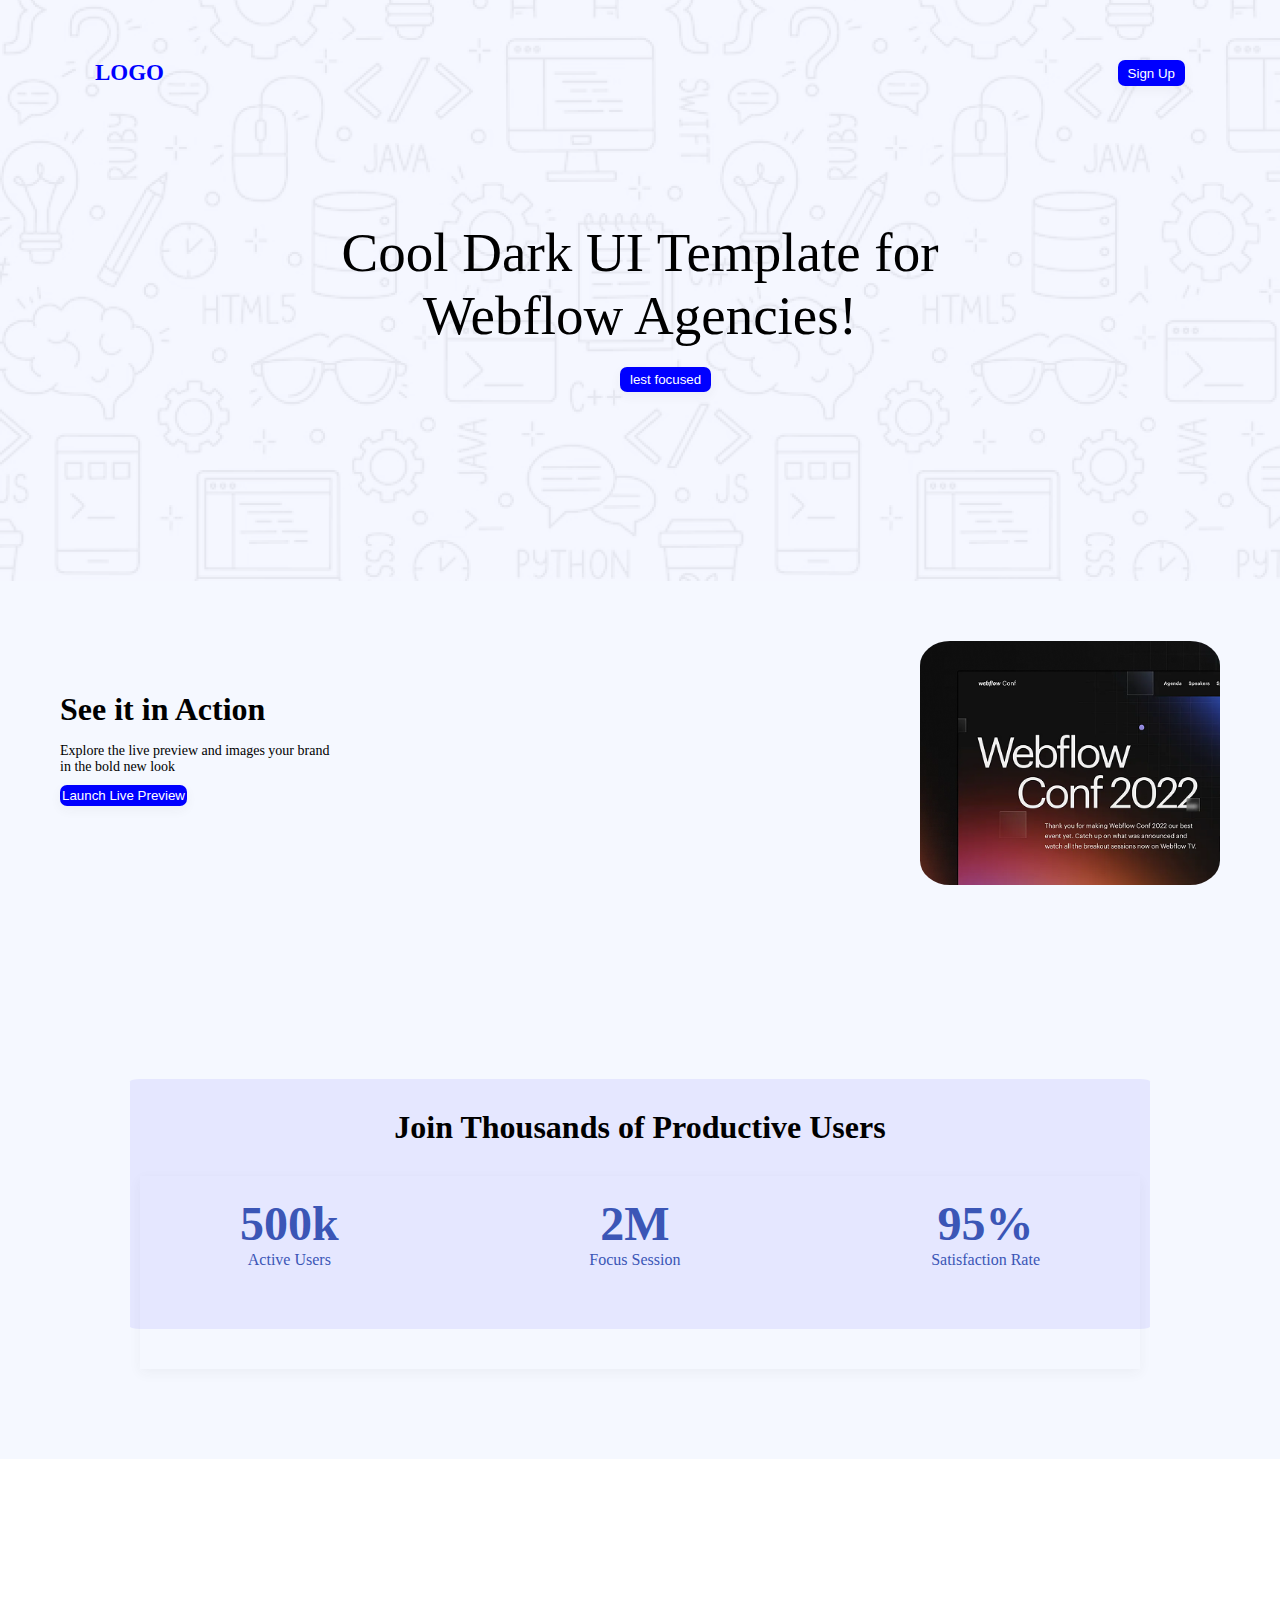
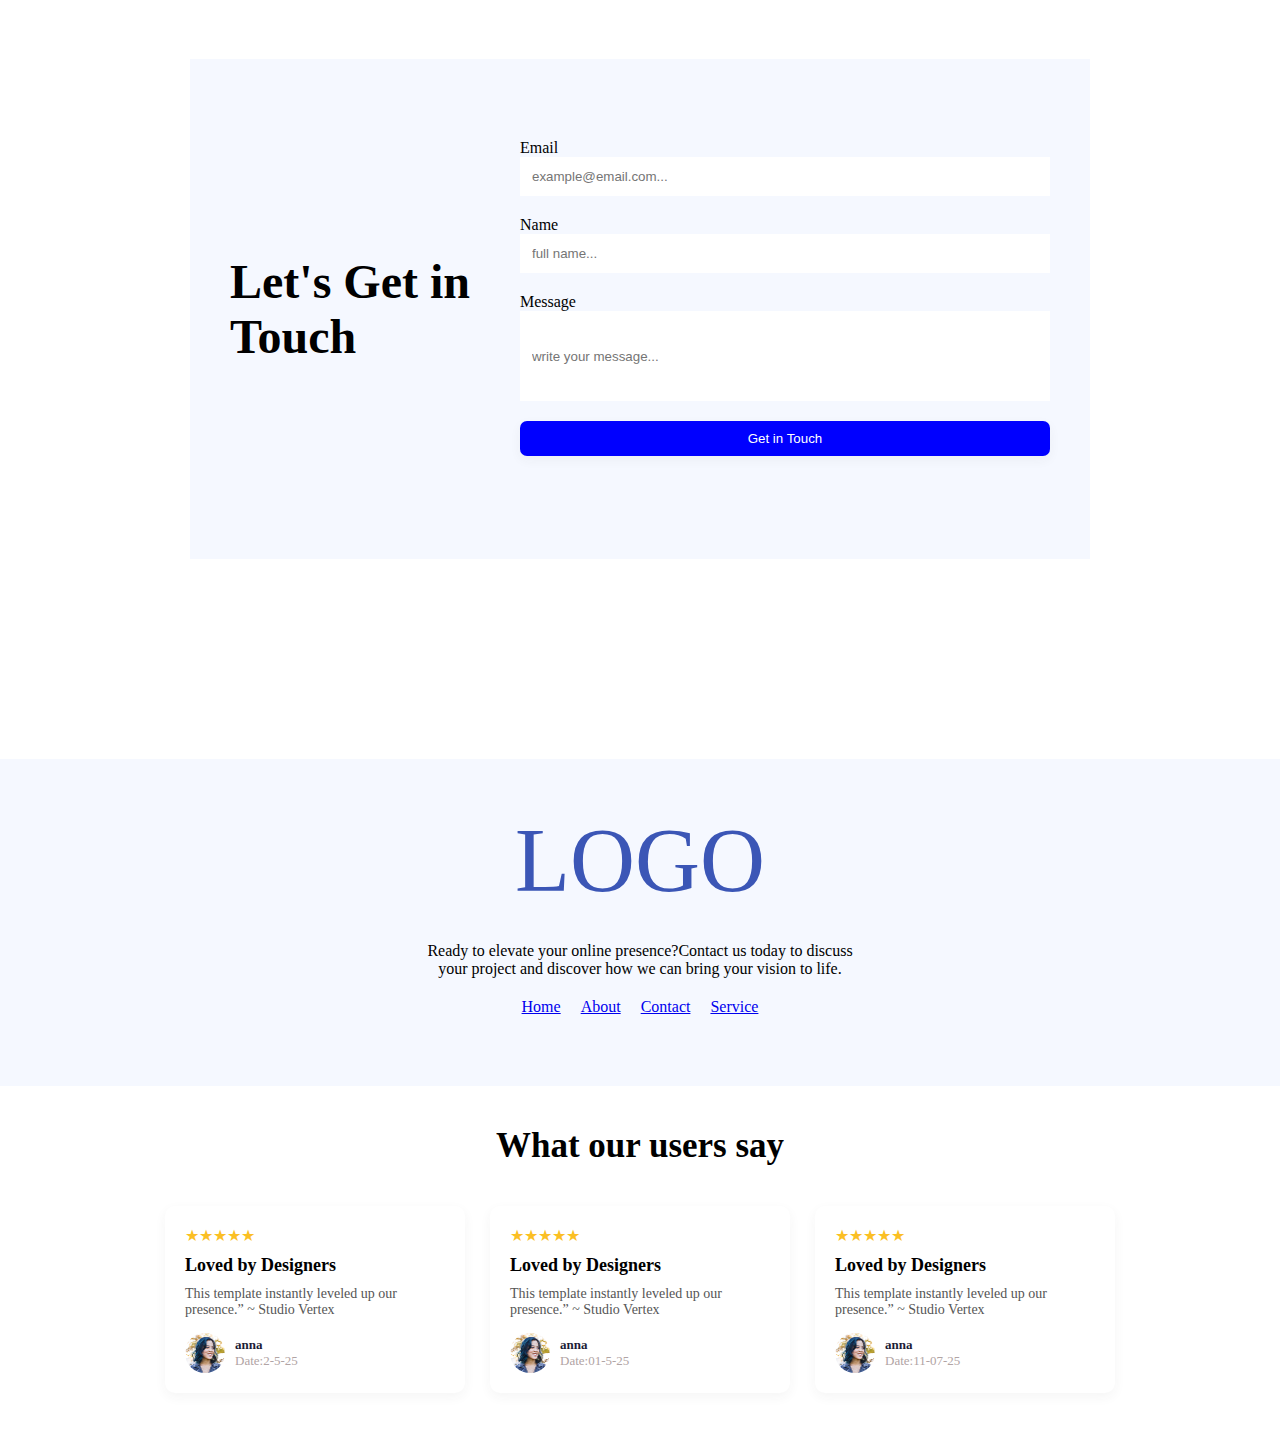
<file: index.html>
<!DOCTYPE html>
<html lang="en">

<head>
	<meta charset="UTF-8">
	<meta name="viewport" content="width=device-width, initial-scale=1.0">
	<title>Document</title>
	<link rel="stylesheet" href="style.css">

	<link rel="preconnect" href="https://fonts.googleapis.com">
	<link rel="preconnect" href="https://fonts.gstatic.com" crossorigin>
	<link href="https://fonts.googleapis.com/css2?family=Raleway+Dots&display=swap" rel="stylesheet">

</head>

<body class="body">

	<div class="background" id="hero">
		<nav class="n">
			<div class="logo">LOGO</div>
			<button class="bouton">
				
				Sign Up
			</button>
		</nav>

		<div class="box">
			<p class="c">Cool Dark UI Template for<br> Webflow Agencies!</p>
			<button class="f-button">lest focused</button>

		</div>

	</div>
	<div class="action" id="about">
		<div class="action1">
			<h1 class="font1">See it in Action</h1>
			<h3 class="font2">Explore the live preview and images your brand <br>in the bold new look </h3>
			<button class="button2">Launch Live Preview</button>
		</div>
		<div class="action2"><img src="image/wc-mini.png" alt=""></div>
	</div>
	<div class="user" id="s">
		<div class="userbox">
			<h1 class="s">Join Thousands of Productive Users</h1>
			<div class="fb">
				<span>
					<h1>500k</h1>
					<p>Active Users</p>
				</span>
				<span>
					<h1>2M</h1>
					<p>Focus Session</p>
				</span>
				<span>
					<h1>95%</h1>
					<p>Satisfaction Rate</p>
				</span>
			</div>
		</div>
	</div>
	<div class="fullbody" id="c">
		<div class="contact">
			<div class="left">
				<h1>Let's Get in <br>Touch</h1>
			</div>
			<div class="right">
				<form class="o">
					<label for="text">Email</label>
					<input type="email" placeholder="example@email.com...">
					<label for="text">Name</label>
					<input type="text" placeholder="full name...">
					<label for="text">Message</label>
					<input class="message" type="text" placeholder="write your message...">
					<button class="bt">Get in Touch</button>
				</form>

			</div>
		</div>
	</div>
	<div class="last">
		<div class="logo1">LOGO</div>
		<div class="last1">
			<p>Ready to elevate your online presence?Contact us today to discuss <br>
				your project and discover how we can bring your vision to life.</p>
		</div>
		<div class="last3"><span><a href="#hero" class="nav-link">Home</a></span><span><a href="#about"
					class="nav-link">About</a></span><span><a href="#c" class="nav-link">Contact</a></span><span><a
					href="#s" class="nav-link">Service</a></span></div>
	</div>



	<div class="review-sec">
		<h2 class="r-title">What our users say</h2>

		<div class="cards">

			<div class="card">
				<div class="stars">★★★★★</div>
				<h3>Loved by Designers</h3>
				<p>This template instantly leveled up our presence.” ~ Studio Vertex</p>
				<div class="r">
					<img src="image/avatar.png" alt="Reviewer" />
					<div class="inf">
						<span class="name">anna</span>
						<span class="date">Date:2-5-25</span>
					</div>
				</div>

			</div>


			<div class="card">
				<div class="stars">★★★★★</div>
				<h3>Loved by Designers</h3>
				<p>This template instantly leveled up our presence.” ~ Studio Vertex</p>
				<div class="r">
					<img src="image/avatar.png" alt="Reviewer" />
					<div class="inf">
						<span class="name">anna</span>
						<span class="date">Date:01-5-25</span>
					</div>
				</div>

			</div>



			<div class="card">
				<div class="stars">★★★★★</div>
				
				<h3>Loved by Designers</h3>
				<p>This template instantly leveled up our presence.” ~ Studio Vertex</p>
				<div class="r">
					<img src="image/avatar.png" alt="Reviewer" />
					<div class="inf">
						<span class="name">anna</span>
						<span class="date">Date:11-07-25</span>
						
					</div>
				</div>

			</div>



		</div>

</body>

</html>
</file>
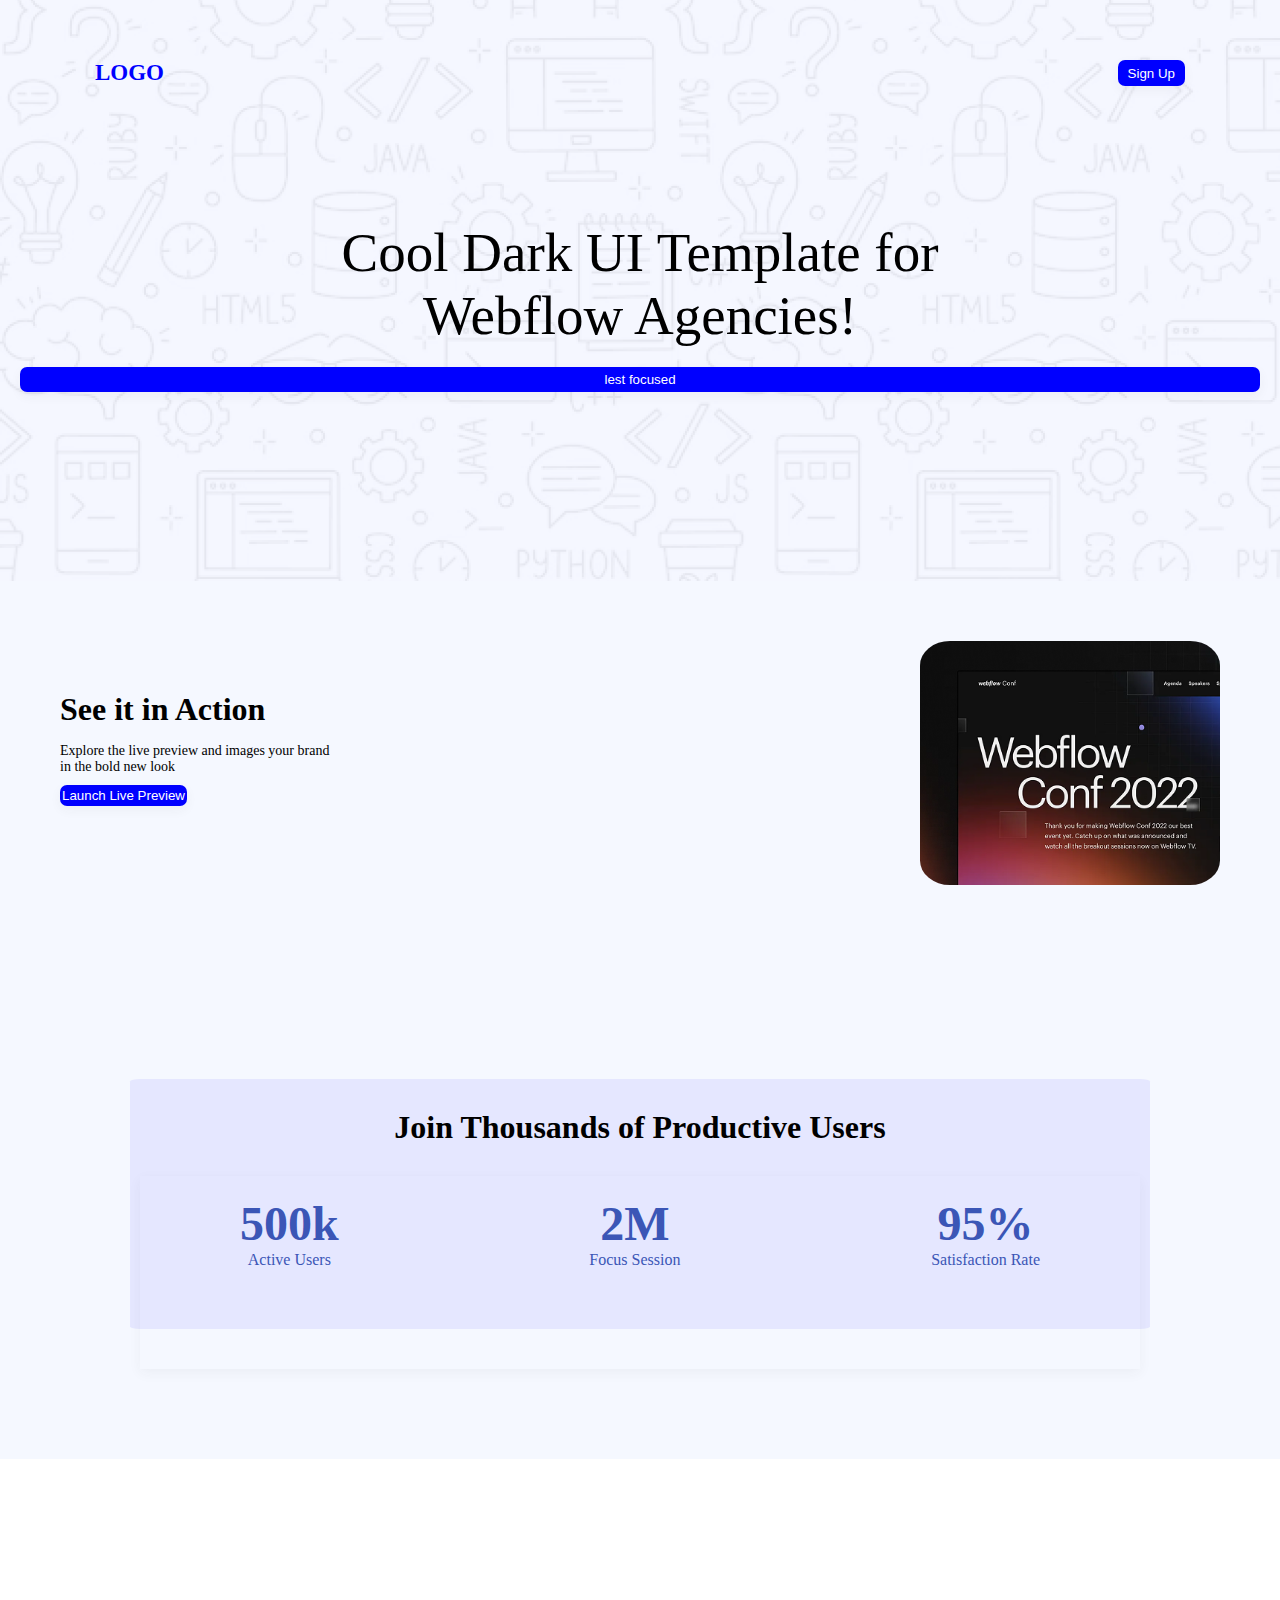
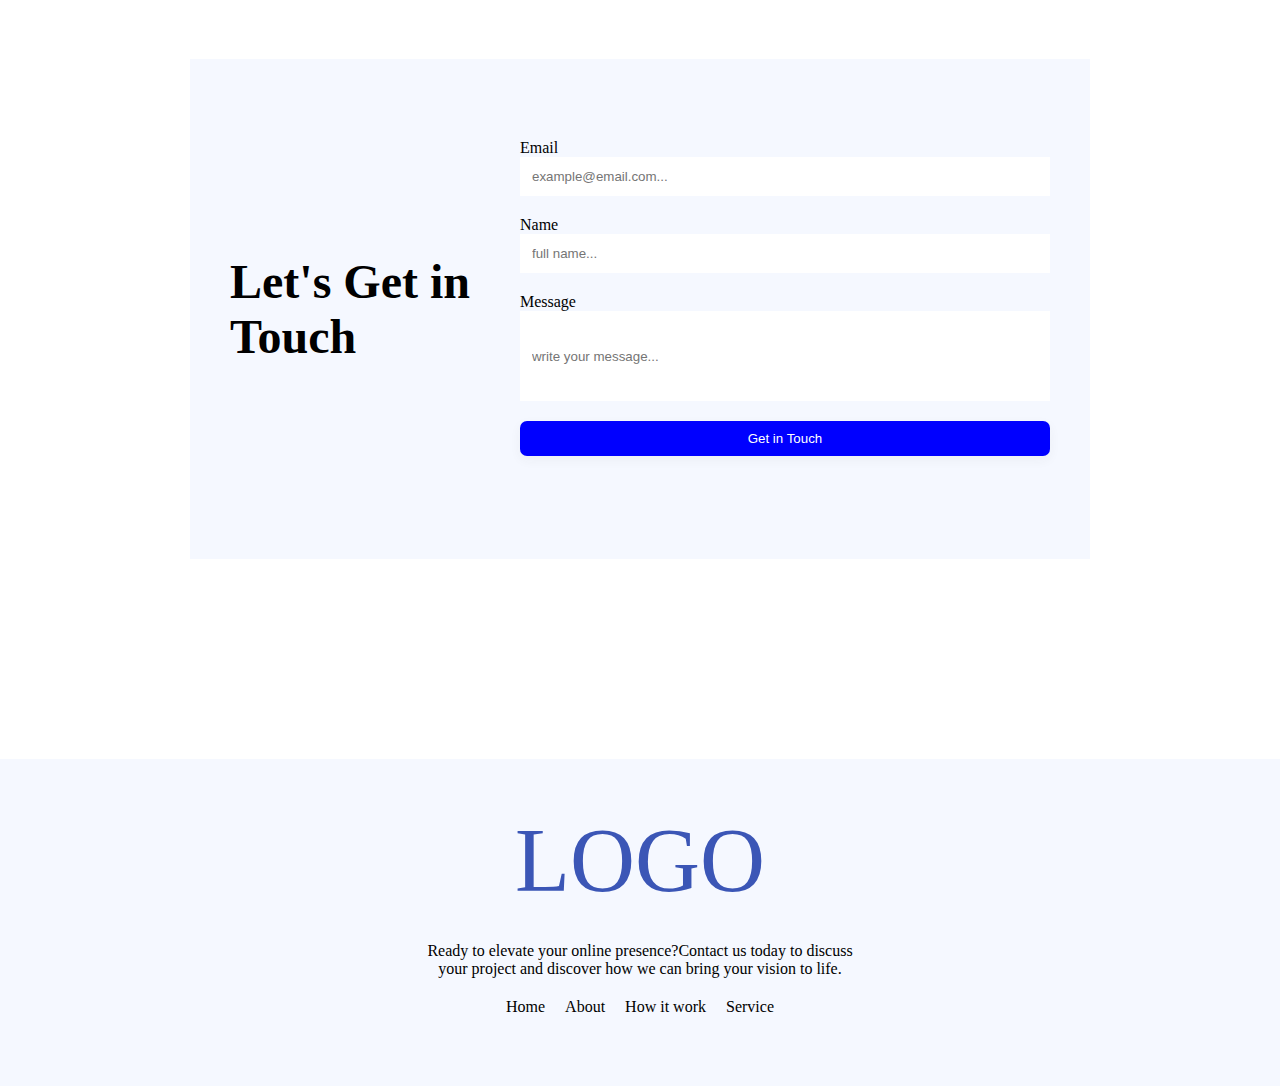
<file: main.html>
<!DOCTYPE html>
<html lang="en">
<head>
	<meta charset="UTF-8">
	<meta name="viewport" content="width=device-width, initial-scale=1.0">
	<title>Document</title>
	<link rel="stylesheet" href="style.css">

    <link rel="preconnect" href="https://fonts.googleapis.com">
<link rel="preconnect" href="https://fonts.gstatic.com" crossorigin>
<link href="https://fonts.googleapis.com/css2?family=Raleway+Dots&display=swap" rel="stylesheet">

</head>
<body class="body">
	
    <div class="background">
		<nav class="n"> 
		<div class="logo">LOGO</div>
		<button class="bouton">
			Sign Up
		</button>
		</nav>

		<div class="box">
			<p class="c">Cool Dark UI Template for<br> Webflow Agencies!</p>
			<button >lest focused</button>

		</div>
		
	</div>
	<div class="action">
		<div class="action1">
			<h1 class="font1">See it in Action</h1>
			<h3 class="font2">Explore the live preview and images your brand <br>in the bold new look </h3>
			<button class="button2" >Launch Live Preview</button>
		</div>
		<div class="action2"><img src="image/wc-mini.png" alt=""></div>
	</div>
	<div class="user">
		<div class="userbox">
			<h1 class="s">Join Thousands of Productive Users</h1>
			<div class="fb">
			<span><h1>500k</h1><p>Active Users</p></span>
			<span><h1>2M</h1><p>Focus Session</p></span>
			<span><h1>95%</h1><p>Satisfaction Rate</p></span>
			</div>
		</div>
	</div>
	<div class="fullbody">
		<div class="contact">
		<div class="left">
			<h1>Let's Get in <br>Touch</h1>
		</div>
		<div class="right">
			<form class="o">
				<label for="text">Email</label>
			<input type="email" placeholder="example@email.com...">
			<label for="text">Name</label>
			<input type="text"placeholder="full name...">
			<label for="text">Message</label>
			<input class="message" type="text"placeholder="write your message...">
			<button class="bt">Get in Touch</button>
			</form>
			
		</div>
	</div>
	</div>
	<div class="last">
		<div class="logo1">LOGO</div>
		<div class="last1">
			<p>Ready to elevate your online presence?Contact us today to discuss <br>
			your project and discover how we can bring your vision to life.</p>
		</div>
          <div class="last3"><span>Home</span><span>About</span><span>How it work</span><span>Service</span></div>
	</div>

</body>
</html>
</file>
<file: style.css>
.boddy raleway-dots-regular {
  font-family: "Raleway Dots", sans-serif;
  font-weight: 400;
  font-style: normal;	
  
}

* {
    margin: 0;
    padding: 0;
    box-sizing: border-box;
}
.background{
     background-image:url(image/Hero-bg.png);
	 width: 100%;
	 
	 

}
.n{
	display: flex;
	justify-content: space-between;
	padding: 95px;
	padding-top: 60px;
	font-size: 23px;


}
.logo{
	color: blue;
	font-weight: bold;
	
}
button{
	background-color: blue;
	border: none;
	border-radius: 7px;
	padding:5px;
	padding-left: 10px;
	padding-right: 10px;
	color: white;
	box-shadow: 0 4px 12px rgba(63, 61, 61, 0.05);
	transition: transform 0.2s ease;

}


button:hover {

  transform: translateY(-3px);
  background-color: #fbbf24;
  color: #1c1c36;
  cursor: pointer;

}




.box{
	display: flex;

    flex-direction: column;
	width: 100%;
	height: 400px;
	text-align: center;
	padding: 40px 20px;
	gap: 20px;
  	

	
}







.c{
	font-size: 55px;
}
.action{
	display: flex;
	width: 100%;
	background-color:#f5f8ff;
	justify-content:space-between;
	padding: 10px;
	
}
.font1{
	padding-bottom: 15px;
}
.font2{
	font-size: 14px;
	font-weight: 200;
	padding-bottom: 10px;
}

.f-button{
	width: fit-content;
	margin-left: 600px;
}

.button2{
padding: 3px 2px;
box-shadow: 0 4px 12px rgba(63, 61, 61, 0.05);



}
.action1{
	justify-self: center;
	padding-left: 50px;
	padding-top: 100px;
}
.action2 img{
        border-radius: 10%;
    width: 300px;
	
}
.action2 {
	padding-right:200 px;
	padding: 50px;
}
.userbox{
	background-color: #e5e7ff;
	text-align: center;
	padding: 10px;
	border-radius: 1%;
	margin:70px;
	height: 250px;
	
}
.user{
	background-color: #f5f8ff;
	width: 100%;
	height: auto;
	padding: 60px;
	
}
.fb{
	display: flex;
	justify-content: space-between;
	padding: 20px;
	padding-left: 100px;
	padding-right: 100px;
	padding-bottom: 100px;
	color: rgb(59, 86, 182);
	box-shadow: 0 4px 12px rgba(63, 61, 61, 0.05);
	

}
.fb span h1{
	
	font-size: xxx-large;
	
}
.s{
	font-size: xx-large;
	padding-bottom: 30px;
	padding-top: 20px;
}

.fullbody{
	display: flex;
	justify-content: center;
	align-items: center;
	height: 900px;
	
}

.contact{
	display: flex;
	width: 80%;
	max-width: 900px;
	height: 500px;
	padding: 40px;
	

	background-color: #f5f8ff;
}
.left{
	padding-right: 50px;
	align-items: center;
	justify-content: center;
	display: flex;
}
.left h1{
	font-size: xxx-large;
}
.right{
	flex: 1;
}
.o{
	display: flex;
	flex-direction: column;
	padding-top: 40px;
}
.o input{
	padding: 12px;
	margin-bottom: 20px;
	border:3px  rgb(230, 235, 228);
}
.message{
	height: 90px;
}
.bt{
	padding: 10px;
	box-shadow: 0 4px 12px rgba(63, 61, 61, 0.05);
}
.last{
	width: 100%;
	max-width: 1300px;
	text-align: center;
	justify-content: center;
	display: flex;
	flex-direction: column;
	align-items: center;
	background-color: #f5f8ff;
    padding-bottom: 70px;
	padding-top: 50px;
}
.logo1{
	font-size:90px;
	padding-bottom: 30px;
	color:rgb(59, 86, 182) ;
	
}
.last1{
	padding-bottom: 20px;
}
.last3{
	display: flex;
	justify-content: space-between;
	gap: 20px;
}


.review-sec{
	
 	 padding: 40px 20px;
  	text-align: center;

}

.r-title{
 	 font-size: 35px;
 	 font-weight: bold;
  	margin-bottom: 40px;
}
.cards{
	display: flex;
  	justify-content: center;
  	flex-wrap: wrap;
  	gap: 25px;
}

.card{

  	padding: 20px;

  	width: 300px;

 	 border-radius: 10px;
 	box-shadow: 0 4px 12px rgba(63, 61, 61, 0.05);
  	text-align: left;
  	

}

.stars {
  color: #fbbf24;
    font-size: 16px;
  margin-bottom: 10px;
}

.card h3 {
  margin: 0 0 10px;
   font-size: 18px;
  font-weight: 600;
}

.card p {
   font-size: 14px;
  color: #555;
  margin-bottom: 15px;
}


.r {
  display: flex;
  align-items: center;
  gap: 10px;
}

.r img {
  width: 40px;
  height: 40px;
  border-radius: 50%;
}


.inf {
  display: flex;
  flex-direction: column;
  font-size: 13px;
}

.name {
  font-weight: 600;
  color: #1c1c36;
}

.date {
  color: #b1a4a4;
}
</file>
